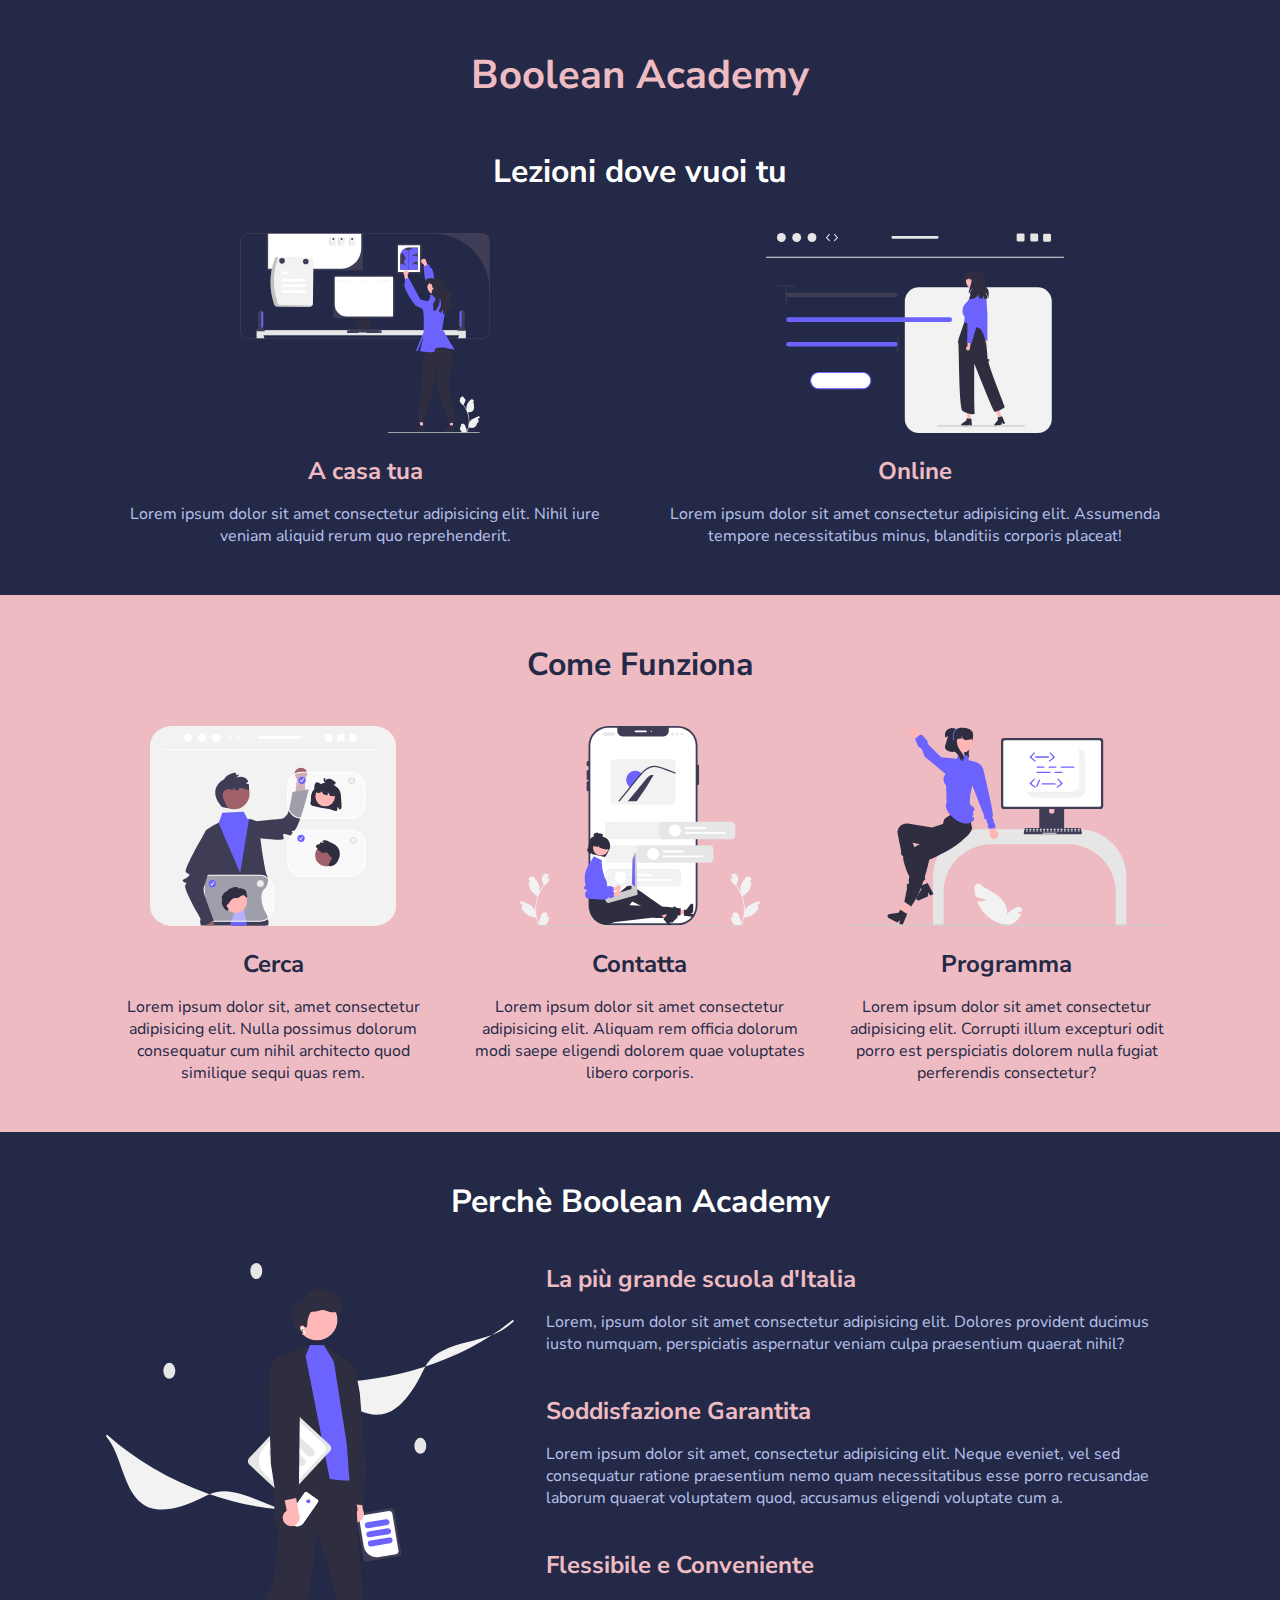
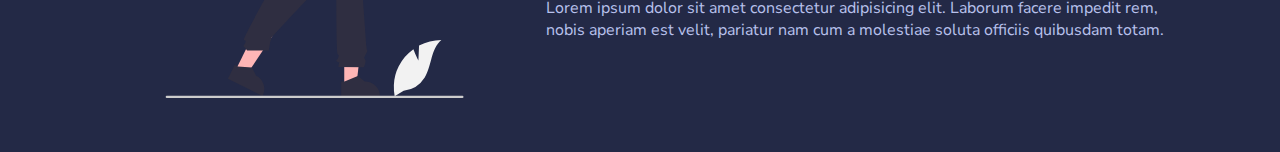
<file: index.html>
<!DOCTYPE html>
<html>
    <head>
        <meta charset="utf-8" />
        <title>Boolean Academy</title>
        <!-- Fonts -->
        <link
            href="https://fonts.googleapis.com/css2?family=Nunito+Sans:wght@400;700&display=swap"
            rel="stylesheet"
        />

         <!-- css media queries -->
        <meta name=“viewport” content=“width=device-width, initial-scale=1.0”>


        <!-- Main Styles -->
        <link rel="stylesheet" href="./css/style.css" />

    </head>
    <body>
        <!--
            Site Header
         -->
        <header class="site-header">
            <h1 class="text-center">Boolean Academy</h1>
        </header>

        <!--
            Main Contents
         -->
        <main>
            <!--
            Lessons Section
            -->
            <section class="lessons text-center">
                <div class="container">
                    <h2>Lezioni dove vuoi tu</h2>
                    <div class="row">
                        <div class="col">
                            <div class="card">
                                <img
                                    src="./img/home.svg"
                                    alt="Lezioni a casa tua"
                                />
                                <h3 class="title">A casa tua</h3>
                                <p class="text">
                                    Lorem ipsum dolor sit amet consectetur adipisicing elit. Nihil iure veniam aliquid rerum quo reprehenderit.
                                </p>
                            </div>
                        </div>
                        <div class="col">
                            <div class="card">
                                <img
                                    src="./img/online.svg"
                                    alt="Lezioni online"
                                />
                                <h3 class="title">Online</h3>
                                <p class="text">
                                    Lorem ipsum dolor sit amet consectetur adipisicing elit. Assumenda tempore necessitatibus minus, blanditiis corporis placeat!
                                </p>
                            </div>
                        </div>
                    </div>
                </div>
            </section>

            <!--
            Steps Section
            -->
            <section class="steps text-center">
                <div class="container">
                    <h2>Come Funziona</h2>
                    <div class="row">
                        <div class="col">
                            <div class="card">
                                <img
                                    src="./img/search.svg"
                                    alt="Guarda i profili"
                                />
                                <h3 class="title">Cerca</h3>
                                <p class="text">
                                    Lorem ipsum dolor sit, amet consectetur adipisicing elit. Nulla possimus dolorum consequatur cum nihil architecto quod similique sequi quas rem.
                                </p>
                            </div>
                        </div>
                        <div class="col">
                            <div class="card">
                                <img
                                    src="./img/contact.svg"
                                    alt="Contatta senza impegno"
                                />
                                <h3 class="title">Contatta</h3>
                                <p class="text">
                                    Lorem ipsum dolor sit amet consectetur adipisicing elit. Aliquam rem officia dolorum modi saepe eligendi dolorem quae voluptates libero corporis.
                                </p>
                            </div>
                        </div>
                        <div class="col">
                            <div class="card">
                                <img
                                    src="./img/code.svg"
                                    alt="Ibizia subito a scrivere codice"
                                />
                                <h3 class="title">Programma</h3>
                                <p class="text">
                                    Lorem ipsum dolor sit amet consectetur adipisicing elit. Corrupti illum excepturi odit porro est perspiciatis dolorem nulla fugiat perferendis consectetur?
                                </p>
                            </div>
                        </div>
                    </div>
                </div>
            </section>

            <!--
            Why Us Section
            -->
            <section class="why-us">
                <div class="container">
                    <h2 class="text-center">Perchè Boolean Academy</h2>
                    <div class="row">
                        <div class="col col-left">
                            <img
                                src="./img/why.svg"
                                alt="Perchè scegliere Boolean Academy"
                            />
                        </div>
                        <div class="col col-right">
                            <ul>
                                <li>
                                    <h3>La più grande scuola d'Italia</h3>
                                    <p>
                                        Lorem, ipsum dolor sit amet consectetur adipisicing elit. Dolores provident ducimus iusto numquam, perspiciatis aspernatur veniam culpa praesentium quaerat nihil?
                                    </p>
                                </li>
                                <li>
                                    <h3>Soddisfazione Garantita</h3>
                                    <p>
                                        Lorem ipsum dolor sit amet, consectetur adipisicing elit. Neque eveniet, vel sed consequatur ratione praesentium nemo quam necessitatibus esse porro recusandae laborum quaerat voluptatem quod, accusamus eligendi voluptate cum a.
                                    </p>
                                </li>
                                <li>
                                    <h3>Flessibile e Conveniente</h3>
                                    <p>
                                        Lorem ipsum dolor sit amet consectetur adipisicing elit. Laborum facere impedit rem, nobis aperiam est velit, pariatur nam cum a molestiae soluta officiis quibusdam totam.
                                    </p>
                                </li>
                            </ul>
                        </div>
                    </div>
                </div>
            </section>
        </main>
    </body>
</html>
</file>
<file: css/style.css>
/*************************************************
    GENERAL STYLES
 *************************************************/
*,
*::before,
*::after {
    margin: 0;
    padding: 0;
    box-sizing: border-box;
}

body {
    font-family: 'Nunito Sans', sans-serif;
    color: #b8c1ec;
    background: #232946;
}

h1,
h2,
h3 {
    color: #eebbc3;
}

h1 {
    margin-bottom: 3rem;
    font-size: 2.5rem;
}

h2 {
    margin-bottom: 2.5rem;
    font-size: 2rem;
    color: #fffffe;
}

h3 {
    margin-bottom: 1rem;
    font-size: 1.5rem;
}

img {
    max-width: 100%;
}

/************************************************
    UTILITIES
 ************************************************/

/* LAYOUT */
.container {
    width: 1140px;
    margin: 0 auto;
    padding: 0 20px;
}

.row {
    display: flex;
}

.col {
    padding-left: 1rem;
    padding-right: 1rem;
}

/* TEXT */
.text-center {
    text-align: center;
}

/************************************************
    SITE SECTIONS
 ************************************************/

/* HEADER */
.site-header {
    margin-top: 3rem;
}

/* LESSONS SECTION */
.lessons .col {
    width: 50%;
}

.lessons .col img {
    height: 200px;
    margin-bottom: 1rem;
}

/* STEPS SECTION */
.steps {
    margin: 3rem 0;
    padding: 3rem 0;
    color: #232946;
    background: #eebbc3;
}

.steps h2,
.steps h3 {
    color: #232946;
}

.steps .col {
    width: calc(100% / 3);
}

.steps .col img {
    height: 200px;
    margin-bottom: 1rem;
}

/* WHY US SECTION */
.why-us {
    margin-bottom: 3rem;
}
.why-us .col-left {
    width: 40%;
}

.why-us .col-right {
    width: 60%;
}

.why-us li {
    list-style: none;
    margin-bottom: 2.5rem;
}

/************************************************
    SOLUZIONE RESPONSIVE
 ************************************************/


@media screen and (max-width:768px) {
    .container{
        max-width: 768px;
        width: 100%;
    }
}

@media screen and (max-width: 480px) {
    .container{
        max-width: 480px;
        width: 80%;
    }
    
    .row{
        flex-direction: column;
    }

    .row .col{
        width: 100%;
    }

    .row .col + .col{
        padding-top: 70px;
    }

    .steps{
        margin-bottom: 0;
    }

    .why-us{
        background-color: #222;
        margin-bottom: 0;
        padding: 3rem 0;
    }
}

@media screen and (min-width:768px) and(max-width:1160px){
    .container{
        max-width: 100%;
    }
}
</file>
